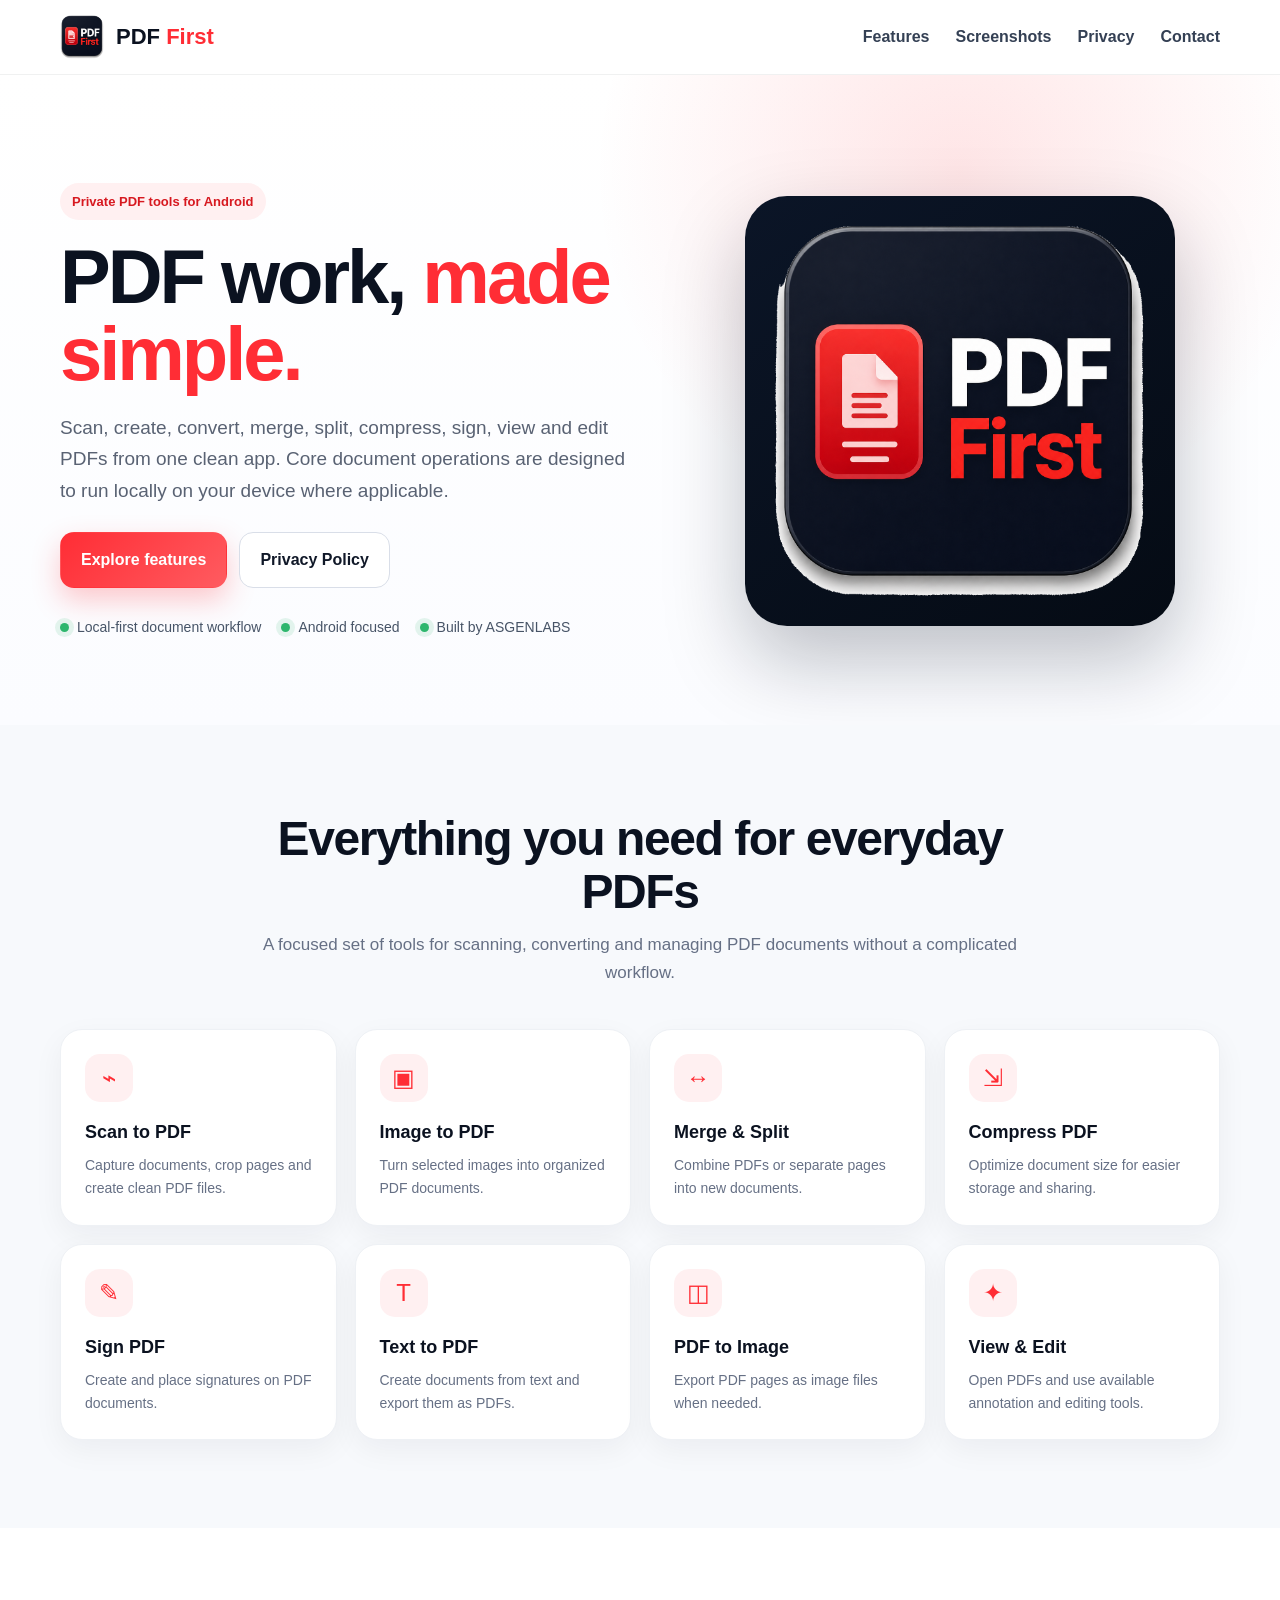
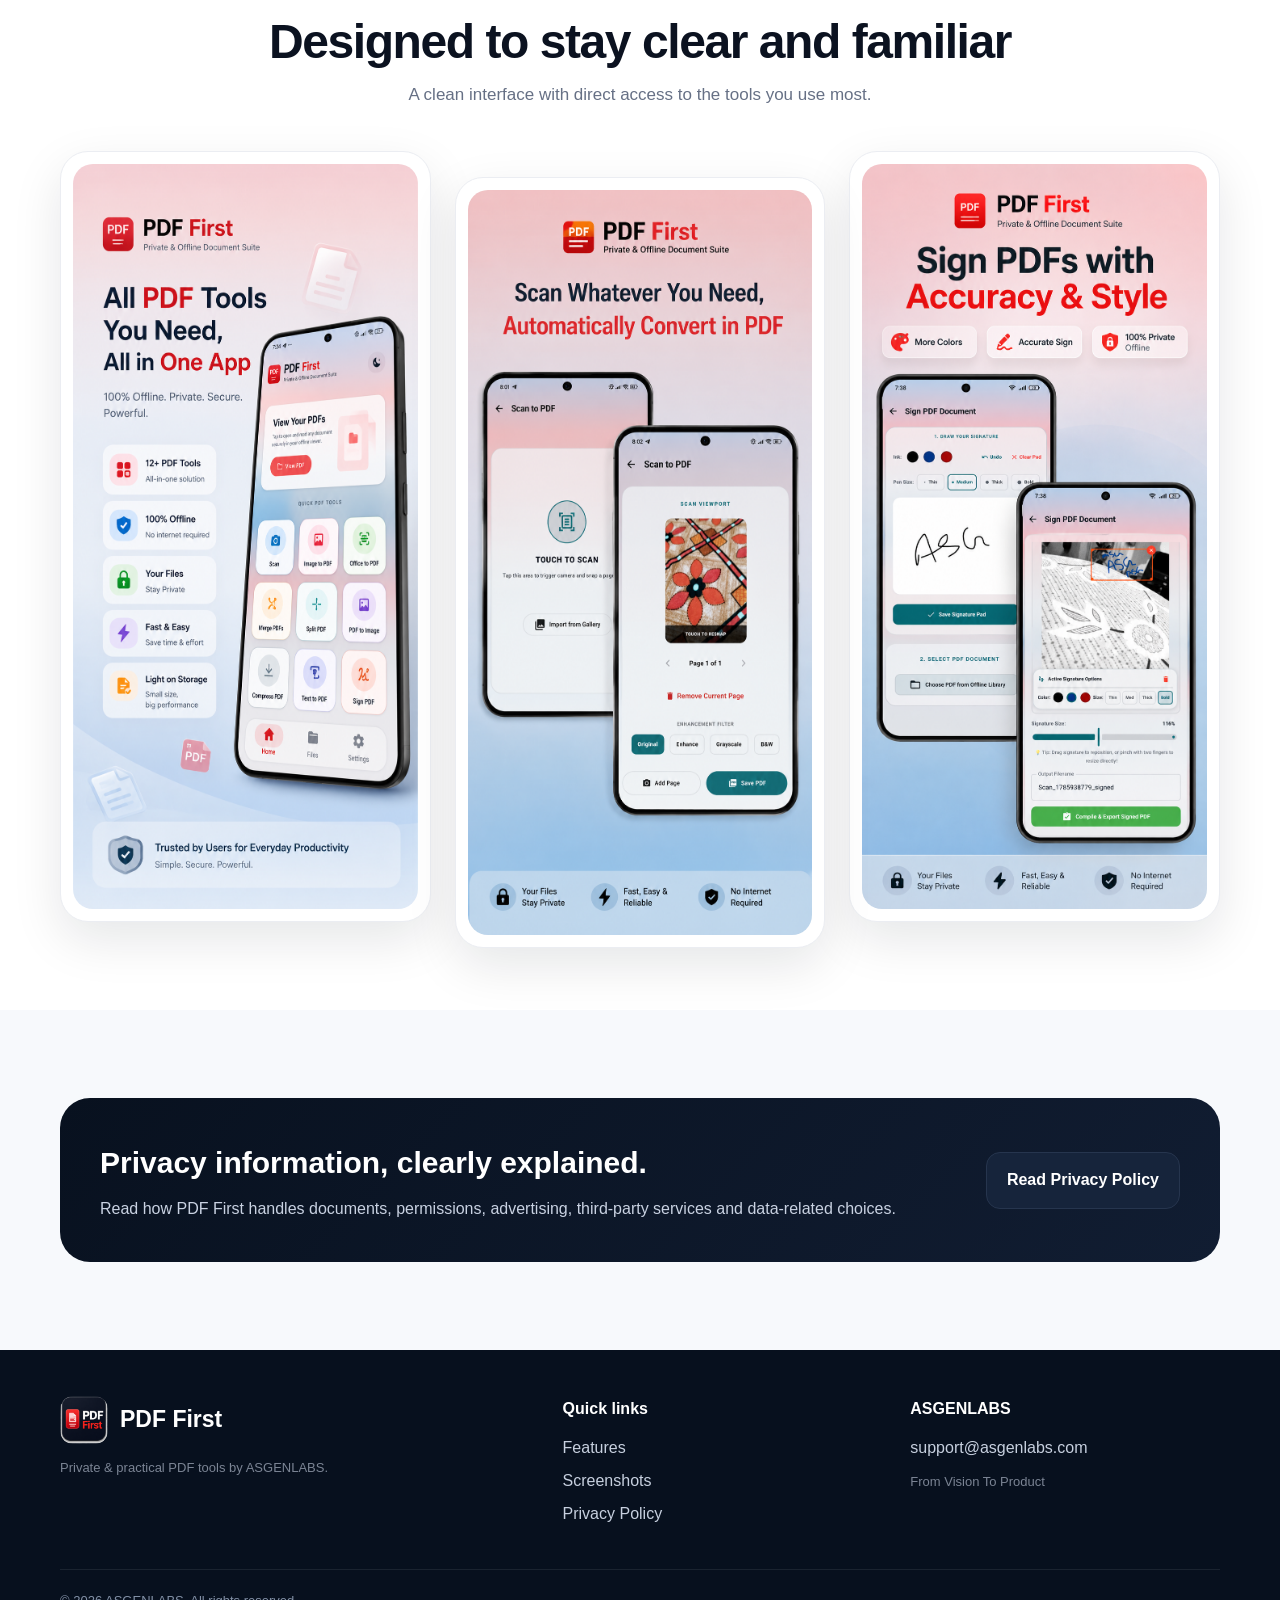
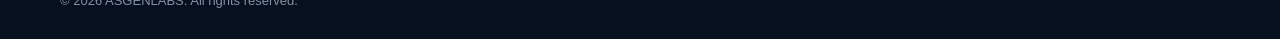
<file: index.html>
<!doctype html><html lang="en"><head><meta charset="utf-8"><meta name="viewport" content="width=device-width,initial-scale=1"><title>PDF First — Private PDF Tools</title><meta name="description" content="PDF First is a private PDF utility for scanning, converting, merging, splitting, compressing, signing, viewing and editing PDF documents on Android."><meta name="theme-color" content="#ffffff"><link rel="icon" href="assets/pdf-first-logo.png"><link rel="stylesheet" href="styles.css"></head><body>
<header class="nav"><div class="container nav-in"><a class="brand" href="./"><img src="assets/pdf-first-logo.png" alt="PDF First logo"><span>PDF <b>First</b></span></a><nav class="nav-links"><a href="#features">Features</a><a href="#screens">Screenshots</a><a href="https://asgenlabs-ai.github.io/pdf-first-privacy/" target="_blank" rel="noopener">Privacy</a><a href="#contact">Contact</a></nav></div></header>
<main><section class="hero"><div class="container hero-grid"><div><span class="eyebrow">Private PDF tools for Android</span><h1>PDF work, <span>made simple.</span></h1><p>Scan, create, convert, merge, split, compress, sign, view and edit PDFs from one clean app. Core document operations are designed to run locally on your device where applicable.</p><div class="hero-actions"><a class="btn btn-primary" href="#features">Explore features</a><a class="btn btn-secondary" href="https://asgenlabs-ai.github.io/pdf-first-privacy/" target="_blank" rel="noopener">Privacy Policy</a></div><div class="trust"><span><i class="dot"></i> Local-first document workflow</span><span><i class="dot"></i> Android focused</span><span><i class="dot"></i> Built by ASGENLABS</span></div></div><div class="hero-card"><div class="logo-stage"><img src="assets/pdf-first-logo.png" alt="PDF First app icon"></div></div></div></section>
<section class="section section-soft" id="features"><div class="container"><div class="section-head"><h2>Everything you need for everyday PDFs</h2><p>A focused set of tools for scanning, converting and managing PDF documents without a complicated workflow.</p></div><div class="features"><article class="feature"><div class="icon">⌁</div><h3>Scan to PDF</h3><p>Capture documents, crop pages and create clean PDF files.</p></article><article class="feature"><div class="icon">▣</div><h3>Image to PDF</h3><p>Turn selected images into organized PDF documents.</p></article><article class="feature"><div class="icon">↔</div><h3>Merge & Split</h3><p>Combine PDFs or separate pages into new documents.</p></article><article class="feature"><div class="icon">⇲</div><h3>Compress PDF</h3><p>Optimize document size for easier storage and sharing.</p></article><article class="feature"><div class="icon">✎</div><h3>Sign PDF</h3><p>Create and place signatures on PDF documents.</p></article><article class="feature"><div class="icon">T</div><h3>Text to PDF</h3><p>Create documents from text and export them as PDFs.</p></article><article class="feature"><div class="icon">◫</div><h3>PDF to Image</h3><p>Export PDF pages as image files when needed.</p></article><article class="feature"><div class="icon">✦</div><h3>View & Edit</h3><p>Open PDFs and use available annotation and editing tools.</p></article></div></div></section>
<section class="section" id="screens"><div class="container"><div class="section-head"><h2>Designed to stay clear and familiar</h2><p>A clean interface with direct access to the tools you use most.</p></div><div class="showcase"><div class="shot"><img src="assets/screenshots/all-tools.png" alt="PDF First tools overview"></div><div class="shot"><img src="assets/screenshots/scan.png" alt="PDF First scan workflow"></div><div class="shot"><img src="assets/screenshots/sign.png" alt="PDF First signing workflow"></div></div></div></section>
<section class="section section-soft"><div class="container"><div class="privacy-box"><div><h3>Privacy information, clearly explained.</h3><p>Read how PDF First handles documents, permissions, advertising, third-party services and data-related choices.</p></div><a class="btn btn-secondary" href="https://asgenlabs-ai.github.io/pdf-first-privacy/" target="_blank" rel="noopener">Read Privacy Policy</a></div></div></section></main>
<footer class="footer" id="contact"><div class="container"><div class="footer-grid"><div><div class="footer-brand"><img src="assets/pdf-first-logo.png" alt=""><span>PDF First</span></div><p class="small">Private & practical PDF tools by ASGENLABS.</p></div><div><h4>Quick links</h4><a href="#features">Features</a><a href="#screens">Screenshots</a><a href="https://asgenlabs-ai.github.io/pdf-first-privacy/" target="_blank" rel="noopener">Privacy Policy</a></div><div><h4>ASGENLABS</h4><a href="mailto:support@asgenlabs.com">support@asgenlabs.com</a><span class="small">From Vision To Product</span></div></div><div class="copy">© 2026 ASGENLABS. All rights reserved.</div></div></footer>
</body></html>
</file>
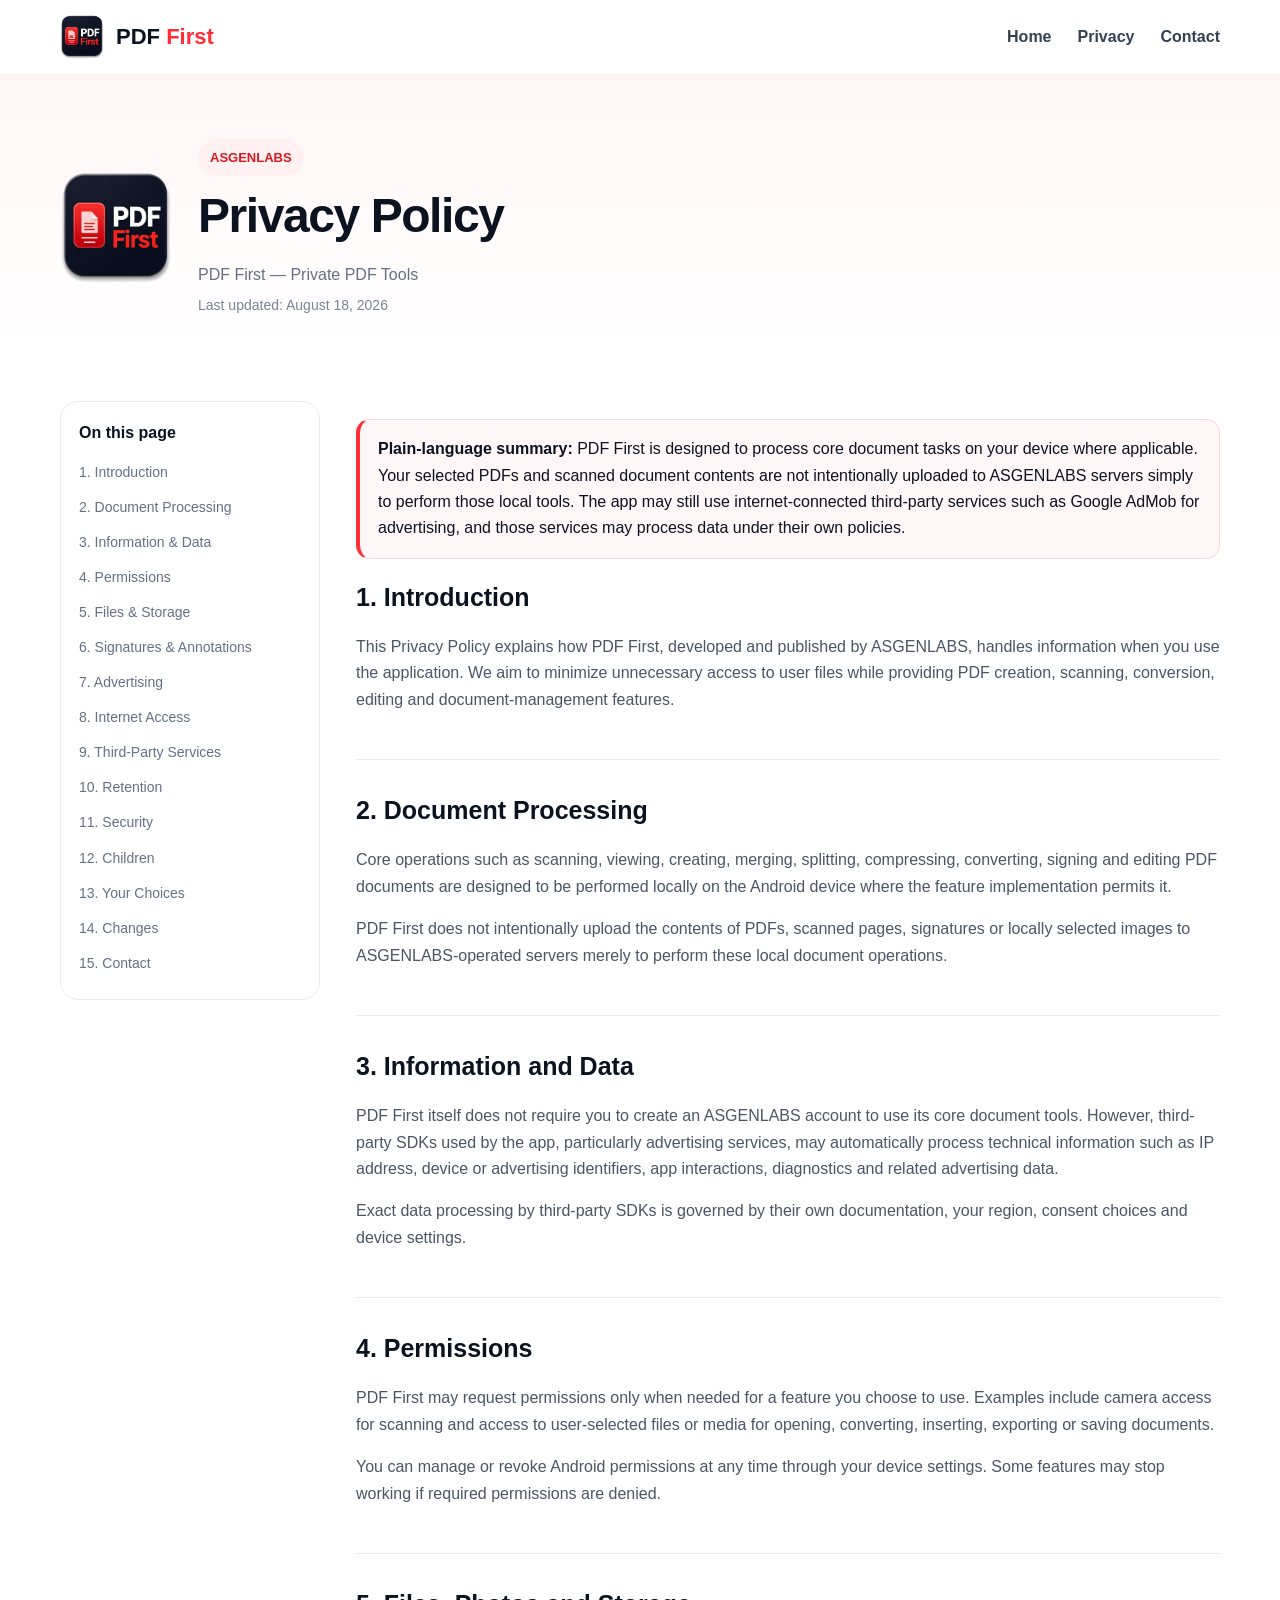
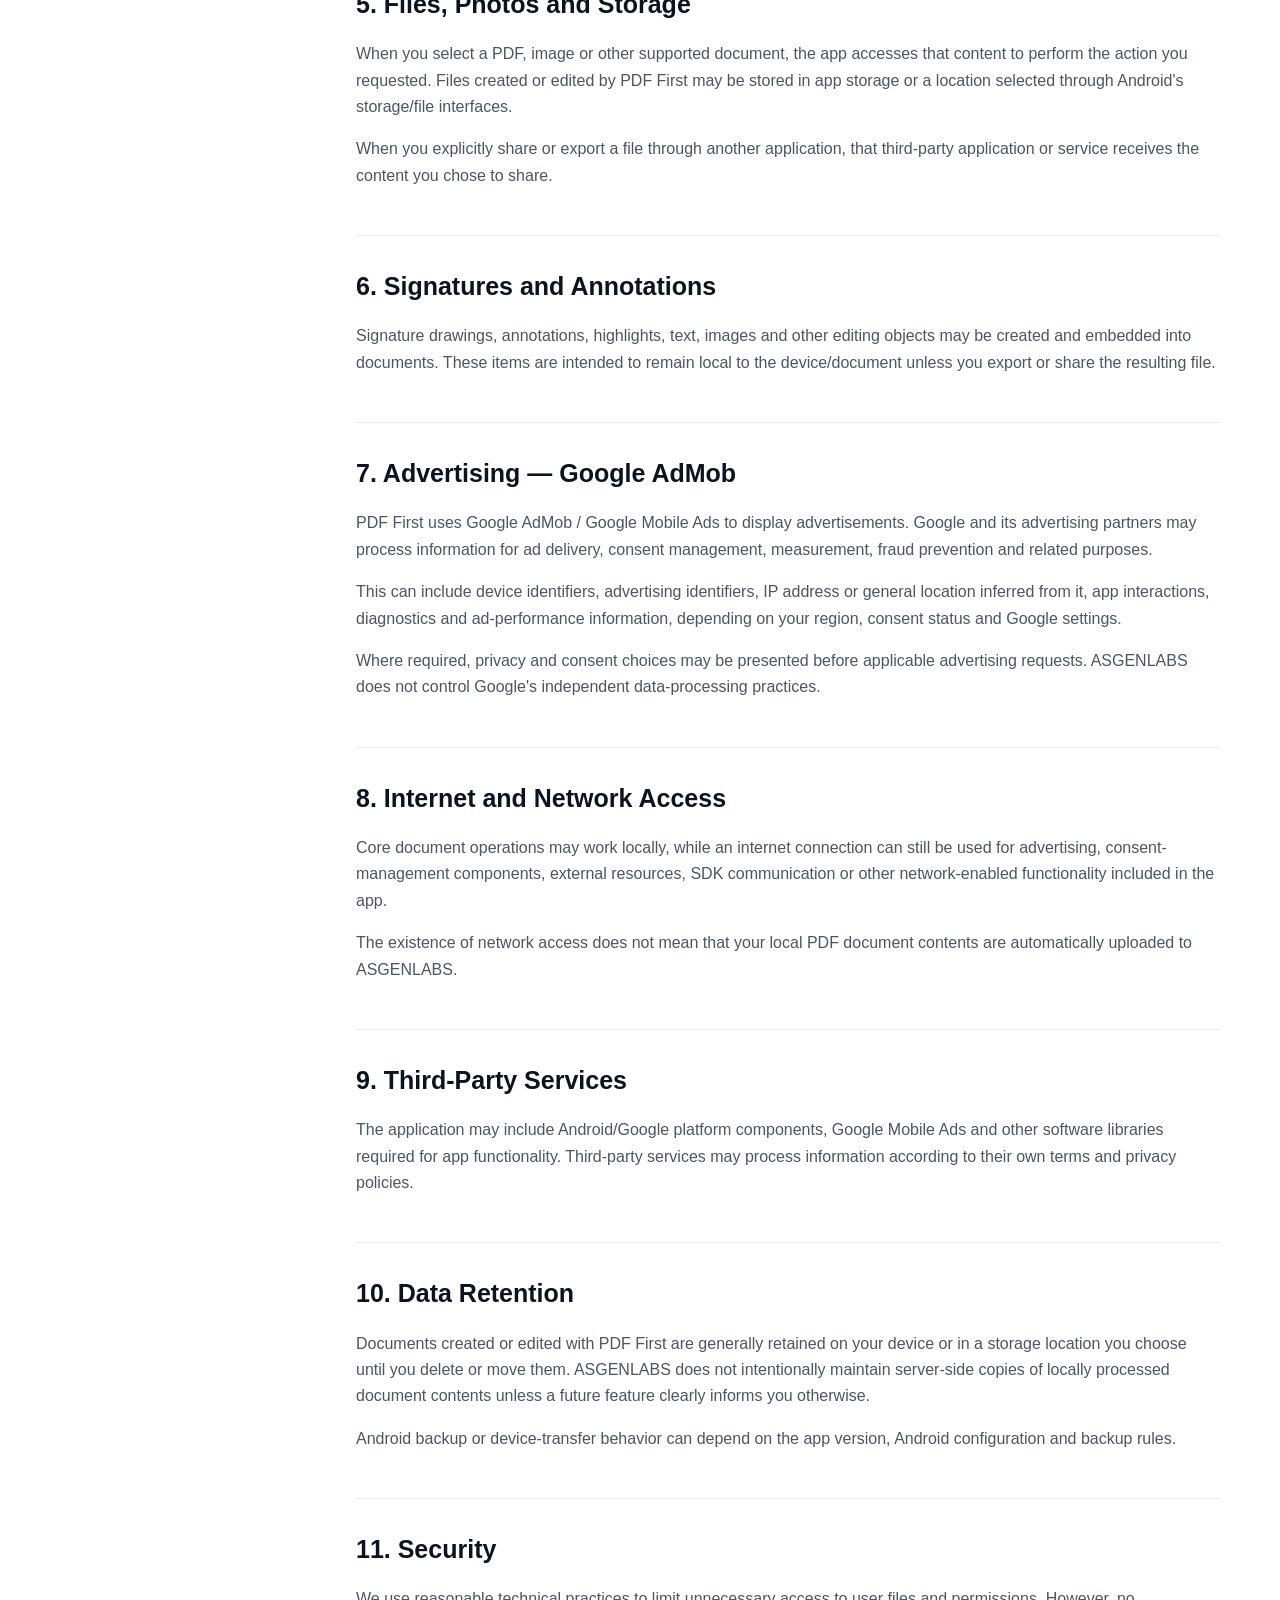
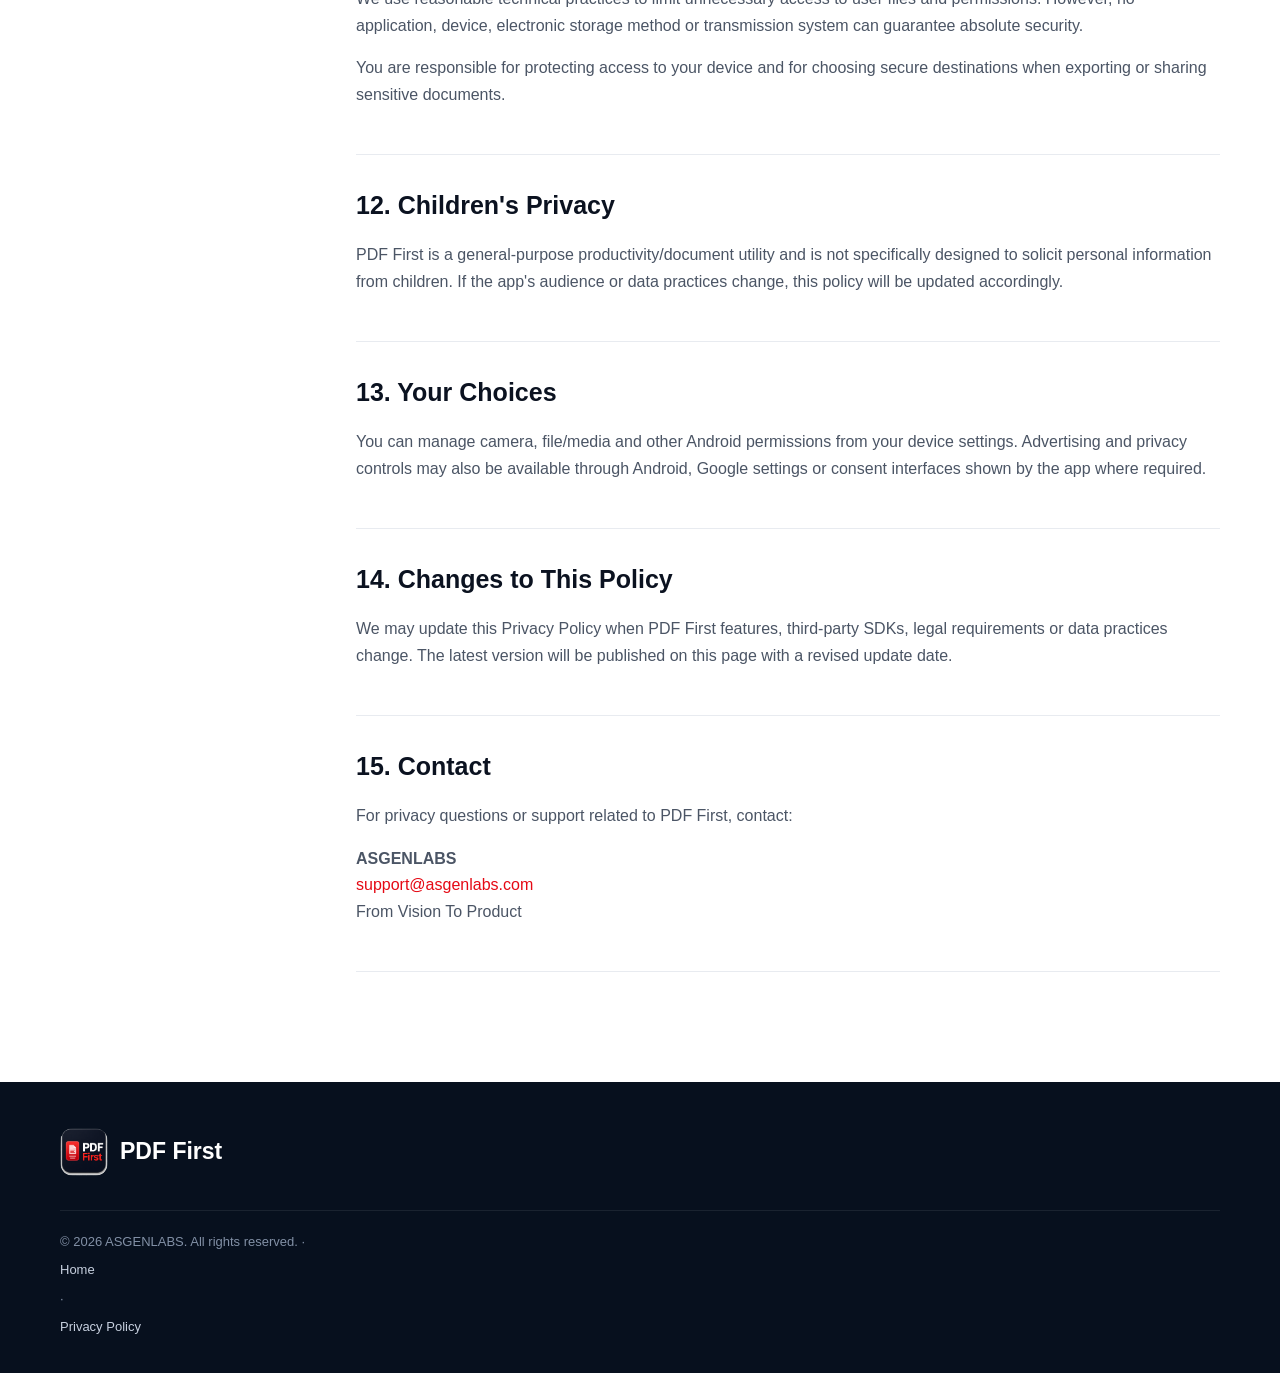
<file: privacy-policy.html>
<!doctype html><html lang="en"><head><meta charset="utf-8"><meta name="viewport" content="width=device-width,initial-scale=1"><title>Privacy Policy — PDF First</title><meta name="description" content="Privacy Policy for PDF First by ASGENLABS."><meta name="theme-color" content="#ffffff"><link rel="icon" href="assets/pdf-first-logo.png"><link rel="stylesheet" href="styles.css"></head><body class="policy-wrap">
<header class="nav"><div class="container nav-in"><a class="brand" href="./"><img src="assets/pdf-first-logo.png" alt="PDF First logo"><span>PDF <b>First</b></span></a><nav class="nav-links"><a href="./">Home</a><a href="privacy-policy.html">Privacy</a><a href="mailto:support@asgenlabs.com">Contact</a></nav></div></header>
<section class="policy-hero"><div class="container policy-head"><img src="assets/pdf-first-logo.png" alt="PDF First app icon"><div><span class="eyebrow">ASGENLABS</span><h1>Privacy Policy</h1><p>PDF First — Private PDF Tools</p><div class="meta">Last updated: August 18, 2026</div></div></div></section>
<main class="policy"><div class="container policy-grid"><aside class="toc"><strong>On this page</strong><a href="#intro">1. Introduction</a><a href="#processing">2. Document Processing</a><a href="#data">3. Information & Data</a><a href="#permissions">4. Permissions</a><a href="#files">5. Files & Storage</a><a href="#signatures">6. Signatures & Annotations</a><a href="#ads">7. Advertising</a><a href="#network">8. Internet Access</a><a href="#third">9. Third-Party Services</a><a href="#retention">10. Retention</a><a href="#security">11. Security</a><a href="#children">12. Children</a><a href="#choices">13. Your Choices</a><a href="#changes">14. Changes</a><a href="#contact">15. Contact</a></aside>
<article class="policy-content">
<div class="notice"><strong>Plain-language summary:</strong> PDF First is designed to process core document tasks on your device where applicable. Your selected PDFs and scanned document contents are not intentionally uploaded to ASGENLABS servers simply to perform those local tools. The app may still use internet-connected third-party services such as Google AdMob for advertising, and those services may process data under their own policies.</div>
<section id="intro"><h2>1. Introduction</h2><p>This Privacy Policy explains how PDF First, developed and published by ASGENLABS, handles information when you use the application. We aim to minimize unnecessary access to user files while providing PDF creation, scanning, conversion, editing and document-management features.</p></section>
<section id="processing"><h2>2. Document Processing</h2><p>Core operations such as scanning, viewing, creating, merging, splitting, compressing, converting, signing and editing PDF documents are designed to be performed locally on the Android device where the feature implementation permits it.</p><p>PDF First does not intentionally upload the contents of PDFs, scanned pages, signatures or locally selected images to ASGENLABS-operated servers merely to perform these local document operations.</p></section>
<section id="data"><h2>3. Information and Data</h2><p>PDF First itself does not require you to create an ASGENLABS account to use its core document tools. However, third-party SDKs used by the app, particularly advertising services, may automatically process technical information such as IP address, device or advertising identifiers, app interactions, diagnostics and related advertising data.</p><p>Exact data processing by third-party SDKs is governed by their own documentation, your region, consent choices and device settings.</p></section>
<section id="permissions"><h2>4. Permissions</h2><p>PDF First may request permissions only when needed for a feature you choose to use. Examples include camera access for scanning and access to user-selected files or media for opening, converting, inserting, exporting or saving documents.</p><p>You can manage or revoke Android permissions at any time through your device settings. Some features may stop working if required permissions are denied.</p></section>
<section id="files"><h2>5. Files, Photos and Storage</h2><p>When you select a PDF, image or other supported document, the app accesses that content to perform the action you requested. Files created or edited by PDF First may be stored in app storage or a location selected through Android's storage/file interfaces.</p><p>When you explicitly share or export a file through another application, that third-party application or service receives the content you chose to share.</p></section>
<section id="signatures"><h2>6. Signatures and Annotations</h2><p>Signature drawings, annotations, highlights, text, images and other editing objects may be created and embedded into documents. These items are intended to remain local to the device/document unless you export or share the resulting file.</p></section>
<section id="ads"><h2>7. Advertising — Google AdMob</h2><p>PDF First uses Google AdMob / Google Mobile Ads to display advertisements. Google and its advertising partners may process information for ad delivery, consent management, measurement, fraud prevention and related purposes.</p><p>This can include device identifiers, advertising identifiers, IP address or general location inferred from it, app interactions, diagnostics and ad-performance information, depending on your region, consent status and Google settings.</p><p>Where required, privacy and consent choices may be presented before applicable advertising requests. ASGENLABS does not control Google's independent data-processing practices.</p></section>
<section id="network"><h2>8. Internet and Network Access</h2><p>Core document operations may work locally, while an internet connection can still be used for advertising, consent-management components, external resources, SDK communication or other network-enabled functionality included in the app.</p><p>The existence of network access does not mean that your local PDF document contents are automatically uploaded to ASGENLABS.</p></section>
<section id="third"><h2>9. Third-Party Services</h2><p>The application may include Android/Google platform components, Google Mobile Ads and other software libraries required for app functionality. Third-party services may process information according to their own terms and privacy policies.</p></section>
<section id="retention"><h2>10. Data Retention</h2><p>Documents created or edited with PDF First are generally retained on your device or in a storage location you choose until you delete or move them. ASGENLABS does not intentionally maintain server-side copies of locally processed document contents unless a future feature clearly informs you otherwise.</p><p>Android backup or device-transfer behavior can depend on the app version, Android configuration and backup rules.</p></section>
<section id="security"><h2>11. Security</h2><p>We use reasonable technical practices to limit unnecessary access to user files and permissions. However, no application, device, electronic storage method or transmission system can guarantee absolute security.</p><p>You are responsible for protecting access to your device and for choosing secure destinations when exporting or sharing sensitive documents.</p></section>
<section id="children"><h2>12. Children's Privacy</h2><p>PDF First is a general-purpose productivity/document utility and is not specifically designed to solicit personal information from children. If the app's audience or data practices change, this policy will be updated accordingly.</p></section>
<section id="choices"><h2>13. Your Choices</h2><p>You can manage camera, file/media and other Android permissions from your device settings. Advertising and privacy controls may also be available through Android, Google settings or consent interfaces shown by the app where required.</p></section>
<section id="changes"><h2>14. Changes to This Policy</h2><p>We may update this Privacy Policy when PDF First features, third-party SDKs, legal requirements or data practices change. The latest version will be published on this page with a revised update date.</p></section>
<section id="contact"><h2>15. Contact</h2><p>For privacy questions or support related to PDF First, contact:</p><p><strong>ASGENLABS</strong><br><a href="mailto:support@asgenlabs.com" style="color:#e50914">support@asgenlabs.com</a><br>From Vision To Product</p></section>
</article></div></main>
<footer class="footer"><div class="container"><div class="footer-brand"><img src="assets/pdf-first-logo.png" alt=""><span>PDF First</span></div><div class="copy">© 2026 ASGENLABS. All rights reserved. · <a href="./">Home</a> · <a href="privacy-policy.html">Privacy Policy</a></div></div></footer>
</body></html>
</file>
<file: styles.css>
:root{
  --ink:#0b1220; --muted:#667085; --line:#e8ebf0; --red:#ff2d35; --red2:#e50914;
  --navy:#08111f; --soft:#f7f9fc; --card:#ffffff; --shadow:0 18px 50px rgba(7,17,31,.10);
}
*{box-sizing:border-box} html{scroll-behavior:smooth} body{margin:0;font-family:Inter,ui-sans-serif,-apple-system,BlinkMacSystemFont,"Segoe UI",Roboto,Arial,sans-serif;color:var(--ink);background:#fff;line-height:1.65}
a{color:inherit;text-decoration:none} img{max-width:100%;display:block}
.container{width:min(1160px,92vw);margin:auto}.nav{position:sticky;top:0;z-index:50;background:rgba(255,255,255,.88);backdrop-filter:blur(14px);border-bottom:1px solid rgba(8,17,31,.06)}
.nav-in{height:74px;display:flex;align-items:center;justify-content:space-between;gap:24px}.brand{display:flex;align-items:center;gap:12px;font-weight:800;font-size:22px}.brand img{width:44px;height:44px;border-radius:12px;object-fit:cover}.brand b{color:var(--red)}
.nav-links{display:flex;gap:26px;align-items:center;color:#344054;font-weight:650}.nav-links a:hover{color:var(--red)}
.btn{display:inline-flex;align-items:center;justify-content:center;gap:10px;border-radius:14px;padding:14px 20px;font-weight:800;border:1px solid transparent;transition:.22s}.btn-primary{background:linear-gradient(135deg,var(--red),#ff5b60);color:white;box-shadow:0 12px 28px rgba(255,45,53,.25)}.btn-secondary{border-color:#d9dee8;background:#fff;color:#101828}.btn:hover{transform:translateY(-1px)}
.hero{padding:76px 0 54px;background:radial-gradient(circle at 75% 15%,rgba(255,45,53,.12),transparent 33%),linear-gradient(180deg,#fff 0%,#fbfcff 100%);overflow:hidden}.hero-grid{display:grid;grid-template-columns:1.05fr .95fr;gap:64px;align-items:center}.eyebrow{display:inline-flex;padding:8px 12px;border-radius:999px;background:#fff0f1;color:#d71920;font-weight:800;font-size:13px}.hero h1{font-size:clamp(44px,6vw,76px);line-height:1.02;letter-spacing:-.04em;margin:18px 0}.hero h1 span{color:var(--red)}.hero p{font-size:19px;color:#596273;max-width:650px}.hero-actions{display:flex;flex-wrap:wrap;gap:12px;margin-top:26px}.trust{display:flex;gap:20px;flex-wrap:wrap;margin-top:28px;color:#475467;font-size:14px}.trust span{display:flex;align-items:center;gap:8px}.dot{width:9px;height:9px;border-radius:50%;background:#2db66d;box-shadow:0 0 0 5px rgba(45,182,109,.12)}
.hero-card{position:relative;min-height:520px;display:grid;place-items:center}.logo-stage{position:relative;width:min(430px,90%);aspect-ratio:1;border-radius:42px;background:linear-gradient(145deg,#0b1527,#050b14);box-shadow:0 35px 80px rgba(8,17,31,.25);padding:24px}.logo-stage:before{content:"";position:absolute;inset:-45px;border-radius:50%;background:radial-gradient(circle,rgba(255,45,53,.18),transparent 64%);z-index:-1}.logo-stage img{width:100%;height:100%;object-fit:contain}
.section{padding:88px 0}.section-soft{background:var(--soft)}.section-head{text-align:center;max-width:760px;margin:0 auto 42px}.section-head h2{font-size:clamp(32px,4vw,48px);line-height:1.1;letter-spacing:-.03em;margin:0 0 12px}.section-head p{color:var(--muted);font-size:17px;margin:0}
.features{display:grid;grid-template-columns:repeat(4,1fr);gap:18px}.feature{background:#fff;border:1px solid #eef1f5;border-radius:22px;padding:24px;box-shadow:0 10px 30px rgba(15,23,42,.05)}.icon{width:48px;height:48px;border-radius:15px;display:grid;place-items:center;background:#fff0f1;color:var(--red);font-size:24px;margin-bottom:16px}.feature h3{margin:0 0 7px;font-size:18px}.feature p{margin:0;color:var(--muted);font-size:14px}
.showcase{display:grid;grid-template-columns:repeat(3,1fr);gap:24px;align-items:start}.shot{background:#fff;border:1px solid #ebedf2;border-radius:28px;padding:12px;box-shadow:var(--shadow);overflow:hidden}.shot img{border-radius:20px;width:100%;height:auto}.shot:nth-child(2){transform:translateY(26px)}
.privacy-box{display:grid;grid-template-columns:1fr auto;gap:30px;align-items:center;background:linear-gradient(135deg,#08111f,#111d32);color:#fff;padding:40px;border-radius:30px}.privacy-box p{color:#c9d2e2;margin:8px 0 0}.privacy-box h3{font-size:30px;margin:0}.privacy-box .btn-secondary{border-color:#26354e;color:#fff;background:#16243b}
.footer{background:#07101e;color:#c7d0df;padding:46px 0 28px}.footer-grid{display:grid;grid-template-columns:1.2fr .8fr .8fr;gap:38px}.footer h4{color:#fff;margin:0 0 12px}.footer a{display:block;margin:7px 0;color:#c7d0df}.footer a:hover{color:#fff}.footer-brand{display:flex;align-items:center;gap:12px;color:#fff;font-weight:850;font-size:23px}.footer-brand img{width:48px;height:48px;border-radius:13px}.copy{border-top:1px solid rgba(255,255,255,.08);margin-top:34px;padding-top:20px;font-size:13px;color:#8290a6}
.policy-wrap{background:#fff}.policy-hero{padding:64px 0 34px;background:linear-gradient(180deg,#fff5f6,#fff)}.policy-head{display:flex;gap:26px;align-items:center}.policy-head img{width:112px;height:112px;object-fit:contain}.policy-head h1{font-size:48px;margin:0;letter-spacing:-.03em}.policy-head p{margin:6px 0;color:#667085}.policy{padding:50px 0 80px}.policy-grid{display:grid;grid-template-columns:260px 1fr;gap:36px}.toc{position:sticky;top:100px;align-self:start;border:1px solid var(--line);border-radius:18px;padding:18px;background:#fff}.toc strong{display:block;margin-bottom:8px}.toc a{display:block;color:#667085;padding:6px 0;font-size:14px}.toc a:hover{color:var(--red)}.policy-content section{padding:0 0 30px;margin-bottom:30px;border-bottom:1px solid var(--line)}.policy-content h2{font-size:25px;margin:0 0 10px}.policy-content p,.policy-content li{color:#4b5565}.notice{background:#fff7f7;border:1px solid #ffd6d8;border-left:4px solid var(--red);border-radius:14px;padding:16px 18px;margin:18px 0}.meta{font-size:14px;color:#7b8494}.small{font-size:13px;color:#7b8494}
@media (max-width:900px){.hero-grid{grid-template-columns:1fr}.hero-card{min-height:auto}.features{grid-template-columns:repeat(2,1fr)}.showcase{grid-template-columns:1fr 1fr}.shot:nth-child(2){transform:none}.privacy-box{grid-template-columns:1fr}.footer-grid{grid-template-columns:1fr 1fr}.policy-grid{grid-template-columns:1fr}.toc{position:relative;top:auto}.policy-head{align-items:flex-start}}
@media (max-width:620px){.nav-in{height:66px}.nav-links{display:none}.hero{padding-top:48px}.hero h1{font-size:46px}.hero p{font-size:17px}.logo-stage{border-radius:30px}.section{padding:64px 0}.features,.showcase,.footer-grid{grid-template-columns:1fr}.policy-head{flex-direction:column}.policy-head h1{font-size:38px}.policy-head img{width:86px;height:86px}.privacy-box{padding:28px}}
</file>
